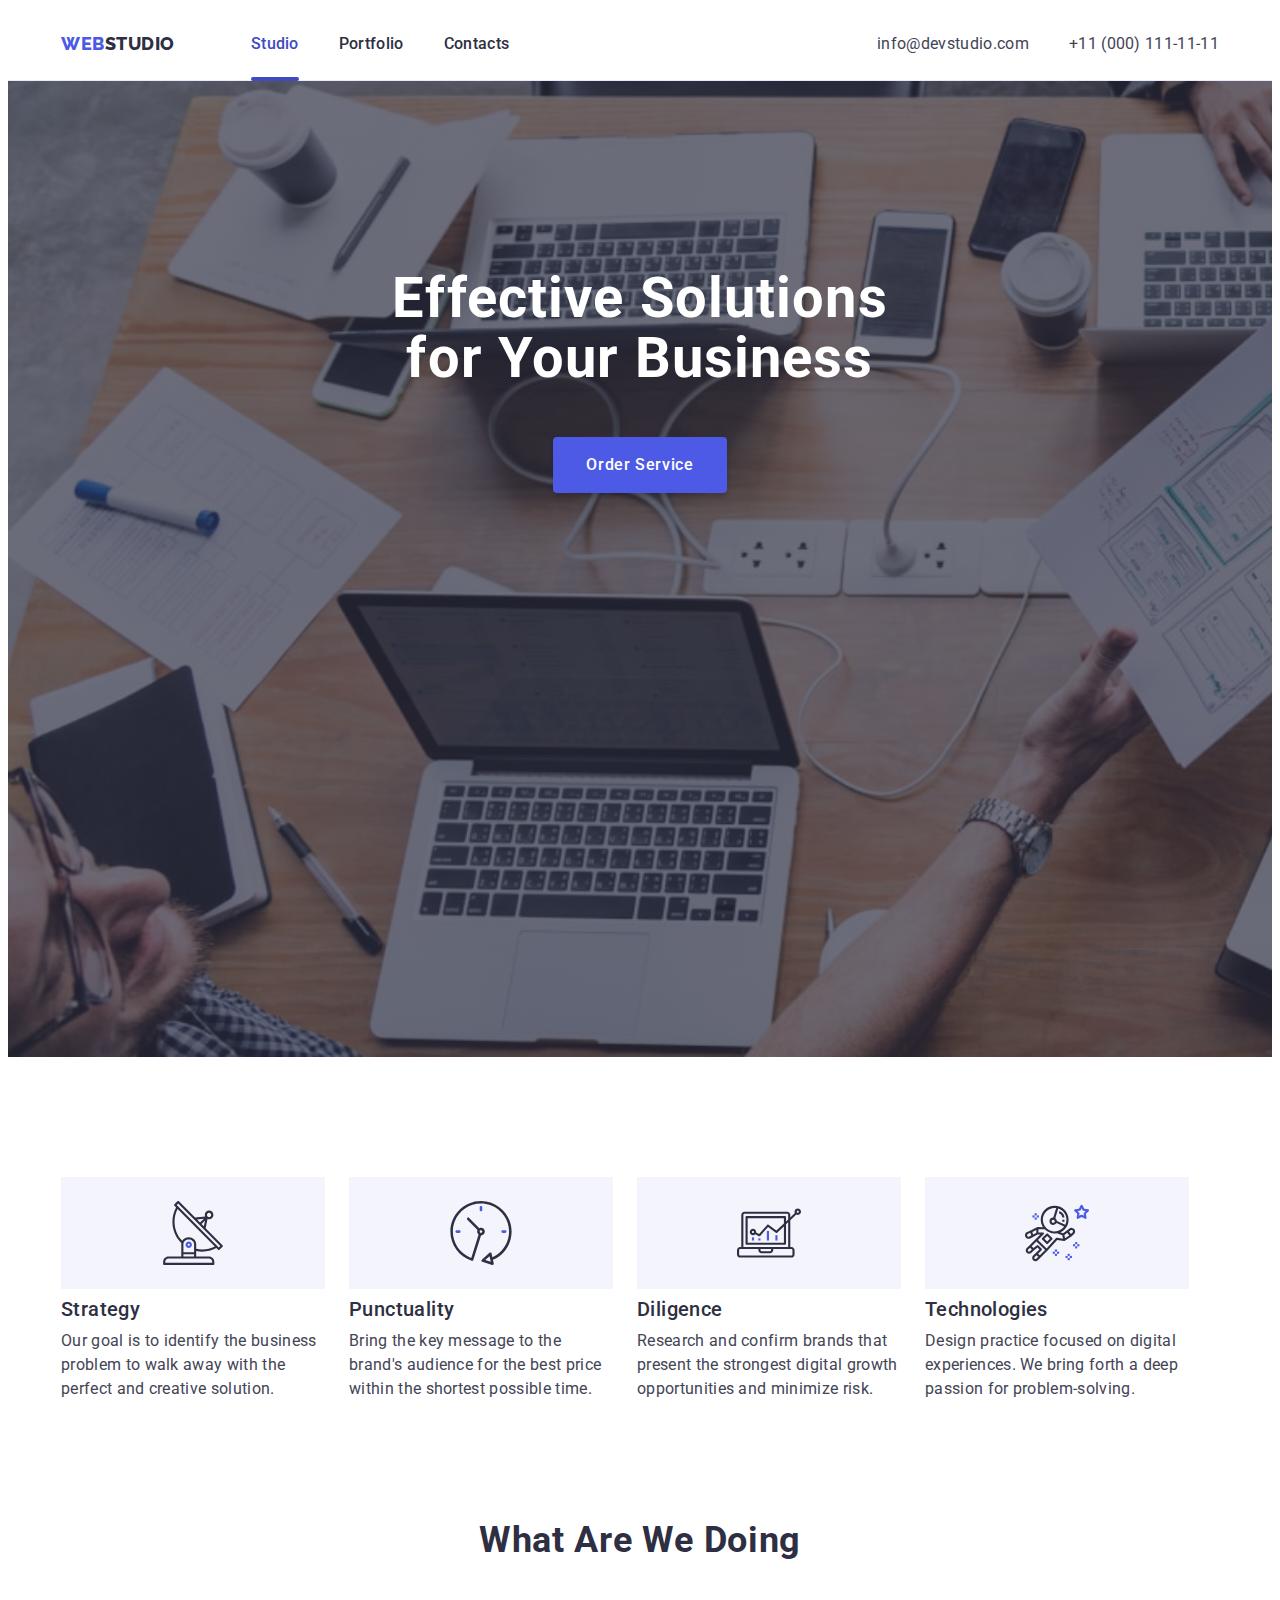
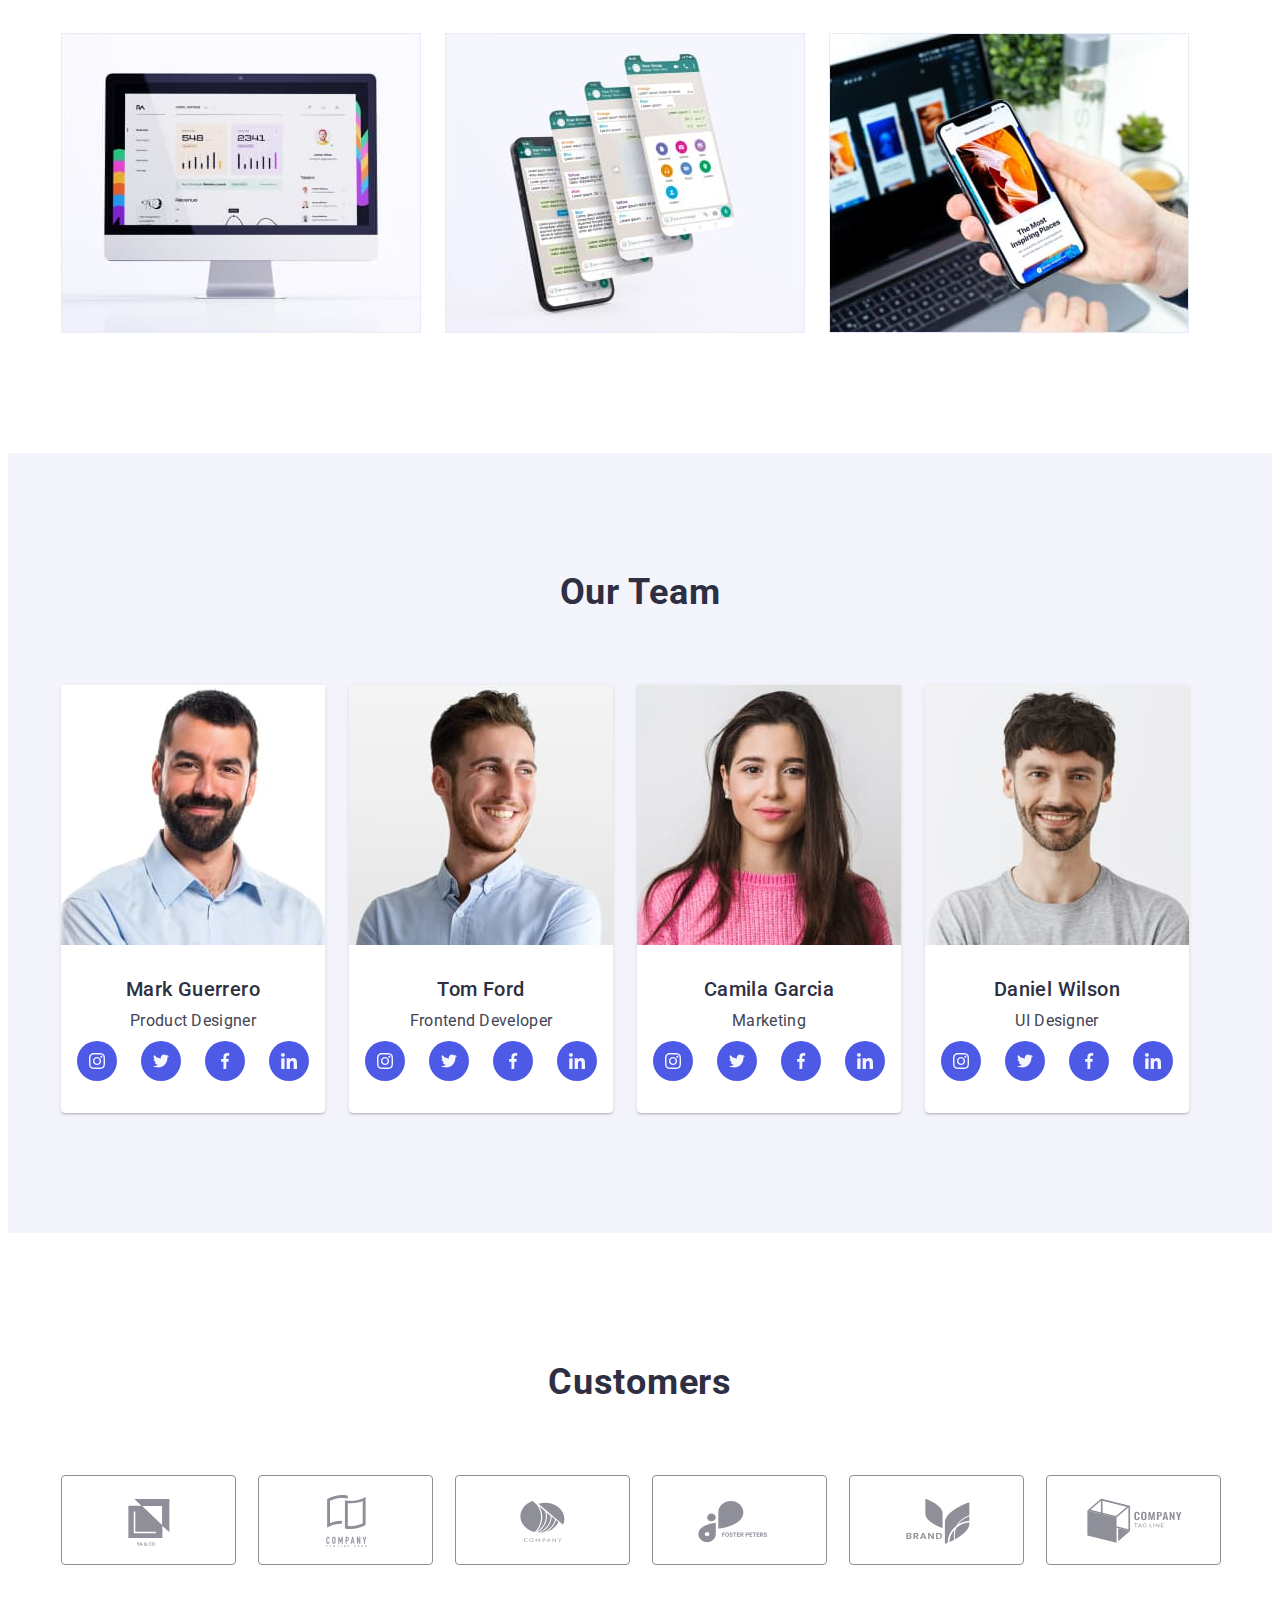
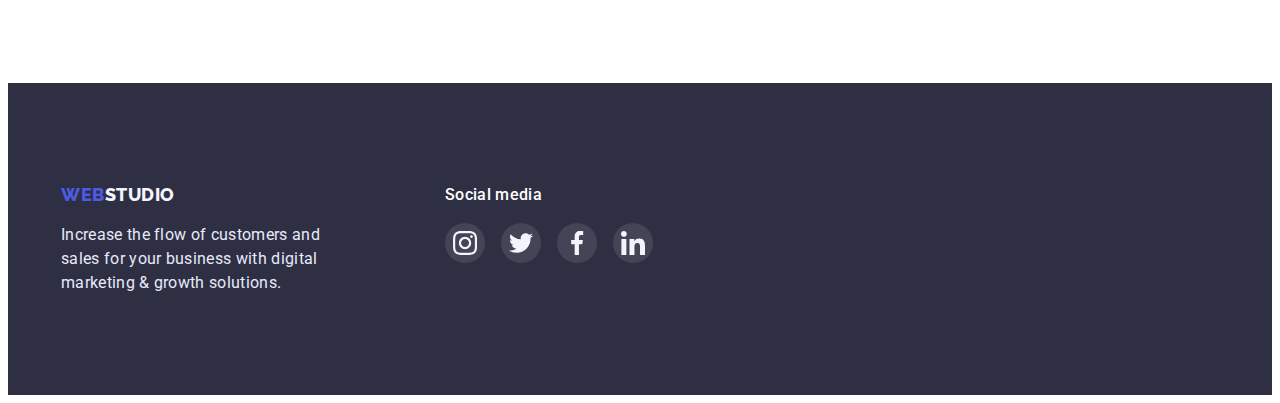
<file: index.html>
<!DOCTYPE html>
<html lang="en">
  <head>
    <meta charset="UTF-8" />
    <meta http-equiv="X-UA-Compatible" content="IE=edge" />
    <meta name="viewport" content="width=device-width, initial-scale=1.0" />
    <title>Studio</title>
    <link rel="preconnect" href="https://fonts.googleapis.com" />
    <link rel="preconnect" href="https://fonts.gstatic.com" crossorigin />
    <link
      href="https://fonts.googleapis.com/css2?family=Raleway:wght@800&family=Roboto:wght@400;500;700;900&display=swap"
      rel="stylesheet"
    />
    <link
      rel="stylesheet"
      href="https://cdnjs.cloudflare.com/ajax/libs/modern-normalize/1.1.0/modern-normalize.min.css"
      integrity="sha512-wpPYUAdjBVSE4KJnH1VR1HeZfpl1ub8YT/NKx4PuQ5NmX2tKuGu6U/JRp5y+Y8XG2tV+wKQpNHVUX03MfMFn9Q=="
      crossorigin="anonymous"
      referrerpolicy="no-referrer"
    />
    <link rel="stylesheet" href="./css/styles.css" />
  </head>
  <body>
    <!--Шапка сайту-->
    <header class="header">
      <!--Список меню-->
      <div class="container header-container">
        <nav class="header-navigation">
          <a class="header-logo logo" href="./index.html"
            >Web<span class="header-logo-text logo-text">Studio</span></a
          >
          <ul class="header-list list">
            <li class="header-item">
              <a class="header-link current" href="./index.html">Studio</a>
            </li>
            <li class="header-item">
              <a class="header-link" href="./portfolio.html">Portfolio</a>
            </li>
            <li class="header-item">
              <a class="header-link" href="">Contacts</a>
            </li>
          </ul>
        </nav>
        <!--Контакти-->
        <address class="address">
          <ul class="address-list list">
            <li class="address-item">
              <a class="address-mail link" href="mailto:info@devstudio.com"
                >info@devstudio.com</a
              >
            </li>
            <li class="address-item">
              <a class="address-tel link" href="tel:+110001111111"
                >+11 (000) 111-11-11</a
              >
            </li>
          </ul>
        </address>
      </div>
    </header>
    <!--Основна частина-->
    <main>
      <!--Секція №1-->
      <section class="hero">
        <div class="container">
          <h1 class="hero-title">Effective Solutions for Your Business</h1>
          <button class="hero-btn btn" type="button" data-modal-open>
            Order Service
          </button>
        </div>
      </section>
      <!--Секція №2-->
      <section class="about">
        <div class="container">
          <h2 class="visually-hidden">features</h2>
          <ul class="about-list list">
            <li class="about-item">
              <div class="about-block">
                <svg class="about-icon" width="64" height="64">
                  <use href="./images/icons.svg#icon-antenna"></use>
                </svg>
              </div>
              <h3 class="about-title">Strategy</h3>
              <p class="about-text">
                Our goal is to identify the business problem to walk away with
                the perfect and creative solution.
              </p>
            </li>
            <li class="about-item">
              <div class="about-block">
                <svg class="about-icon" width="64" height="64">
                  <use href="./images/icons.svg#icon-clock"></use>
                </svg>
              </div>
              <h3 class="about-title">Punctuality</h3>
              <p class="about-text">
                Bring the key message to the brand's audience for the best price
                within the shortest possible time.
              </p>
            </li>
            <li class="about-item">
              <div class="about-block">
                <svg class="about-icon" width="64" height="64">
                  <use href="./images/icons.svg#icon-diagram"></use>
                </svg>
              </div>
              <h3 class="about-title">Diligence</h3>
              <p class="about-text">
                Research and confirm brands that present the strongest digital
                growth opportunities and minimize risk.
              </p>
            </li>
            <li class="about-item">
              <div class="about-block">
                <svg class="about-icon" width="64" height="64">
                  <use href="./images/icons.svg#icon-astronaut"></use>
                </svg>
              </div>
              <h3 class="about-title">Technologies</h3>
              <p class="about-text">
                Design practice focused on digital experiences. We bring forth a
                deep passion for problem-solving.
              </p>
            </li>
          </ul>
        </div>
      </section>
      <!--Секція №3-->
      <section class="projects">
        <div class="container">
          <h2 class="projects-title title">What are we doing</h2>
          <ul class="projects-list list">
            <li class="projects-item">
              <img src="./images/img_1.jpg" alt="monitor" width="360" />
            </li>
            <li class="projects-item">
              <img src="./images/img_2.jpg" alt="messenger" width="360" />
            </li>
            <li class="projects-item">
              <img src="./images/img_3.jpg" alt="phone" width="360" />
            </li>
          </ul>
        </div>
      </section>
      <!--Секція №4-->
      <section class="team">
        <div class="container">
          <h2 class="team-title title">Our Team</h2>
          <ul class="team-list list">
            <li class="team-item">
              <img
                src="./images/img_4.jpg"
                alt="Product Designer"
                width="264"
              />
              <div class="team-card-content-wrapper">
                <h3 class="team-item-title">Mark Guerrero</h3>
                <p class="team-text">Product Designer</p>
                <ul class="social-list list">
                  <li class="social-item">
                    <a href="" class="social-link">
                      <svg class="social-icon" width="16" height="16">
                        <use href="./images/icons.svg#icon-instagram"></use>
                      </svg>
                    </a>
                  </li>
                  <li class="social-item">
                    <a href="" class="social-link">
                      <svg class="social-icon" width="16" height="16">
                        <use href="./images/icons.svg#icon-twitter"></use>
                      </svg>
                    </a>
                  </li>
                  <li class="social-item">
                    <a href="" class="social-link">
                      <svg class="social-icon" width="16" height="16">
                        <use href="./images/icons.svg#icon-facebook"></use>
                      </svg>
                    </a>
                  </li>
                  <li class="social-item">
                    <a href="" class="social-link">
                      <svg class="social-icon" width="16" height="16">
                        <use href="./images/icons.svg#icon-linkedin"></use>
                      </svg>
                    </a>
                  </li>
                </ul>
              </div>
            </li>
            <li class="team-item">
              <img
                src="./images/img_5.jpg"
                alt="Frontend Developer"
                width="264"
              />
              <div class="team-card-content-wrapper">
                <h3 class="team-item-title">Tom Ford</h3>
                <p class="team-text">Frontend Developer</p>
                <ul class="social-list list">
                  <li class="social-item">
                    <a href="" class="social-link">
                      <svg class="social-icon" width="16" height="16">
                        <use href="./images/icons.svg#icon-instagram"></use>
                      </svg>
                    </a>
                  </li>
                  <li class="social-item">
                    <a href="" class="social-link">
                      <svg class="social-icon" width="16" height="16">
                        <use href="./images/icons.svg#icon-twitter"></use>
                      </svg>
                    </a>
                  </li>
                  <li class="social-item">
                    <a href="" class="social-link">
                      <svg class="social-icon" width="16" height="16">
                        <use href="./images/icons.svg#icon-facebook"></use>
                      </svg>
                    </a>
                  </li>
                  <li class="social-item">
                    <a href="" class="social-link">
                      <svg class="social-icon" width="16" height="16">
                        <use href="./images/icons.svg#icon-linkedin"></use>
                      </svg>
                    </a>
                  </li>
                </ul>
              </div>
            </li>
            <li class="team-item">
              <img src="./images/img_6.jpg" alt="Marketing" width="264" />
              <div class="team-card-content-wrapper">
                <h3 class="team-item-title">Camila Garcia</h3>
                <p class="team-text">Marketing</p>
                <ul class="social-list list">
                  <li class="social-item">
                    <a href="" class="social-link">
                      <svg class="social-icon" width="16" height="16">
                        <use href="./images/icons.svg#icon-instagram"></use>
                      </svg>
                    </a>
                  </li>
                  <li class="social-item">
                    <a href="" class="social-link">
                      <svg class="social-icon" width="16" height="16">
                        <use href="./images/icons.svg#icon-twitter"></use>
                      </svg>
                    </a>
                  </li>
                  <li class="social-item">
                    <a href="" class="social-link">
                      <svg class="social-icon" width="16" height="16">
                        <use href="./images/icons.svg#icon-facebook"></use>
                      </svg>
                    </a>
                  </li>
                  <li class="social-item">
                    <a href="" class="social-link">
                      <svg class="social-icon" width="16" height="16">
                        <use href="./images/icons.svg#icon-linkedin"></use>
                      </svg>
                    </a>
                  </li>
                </ul>
              </div>
            </li>
            <li class="team-item">
              <img src="./images/img_7.jpg" alt="UI Designer" width="264" />
              <div class="team-card-content-wrapper">
                <h3 class="team-item-title">Daniel Wilson</h3>
                <p class="team-text">UI Designer</p>
                <ul class="social-list list">
                  <li class="social-item">
                    <a href="" class="social-link">
                      <svg class="social-icon" width="16" height="16">
                        <use href="./images/icons.svg#icon-instagram"></use>
                      </svg>
                    </a>
                  </li>
                  <li class="social-item">
                    <a href="" class="social-link">
                      <svg class="social-icon" width="16" height="16">
                        <use href="./images/icons.svg#icon-twitter"></use>
                      </svg>
                    </a>
                  </li>
                  <li class="social-item">
                    <a href="" class="social-link">
                      <svg class="social-icon" width="16" height="16">
                        <use href="./images/icons.svg#icon-facebook"></use>
                      </svg>
                    </a>
                  </li>
                  <li class="social-item">
                    <a href="" class="social-link">
                      <svg class="social-icon" width="16" height="16">
                        <use href="./images/icons.svg#icon-linkedin"></use>
                      </svg>
                    </a>
                  </li>
                </ul>
              </div>
            </li>
          </ul>
        </div>
      </section>
      <!--Секція №5-->
      <section class="customers">
        <div class="container">
          <h2 class="customers-title title">Customers</h2>
          <ul class="customers-list list">
            <li class="customers-item">
              <a class="customers-link link" href="">
                <svg class="customers-icon" width="104" height="56">
                  <use href="./images/icons.svg#icon-customers_1"></use>
                </svg>
              </a>
            </li>
            <li class="customers-item">
              <a class="customers-link link" href="">
                <svg class="customers-icon" width="104" height="56">
                  <use href="./images/icons.svg#icon-customers_2"></use>
                </svg>
              </a>
            </li>
            <li class="customers-item">
              <a class="customers-link link" href="">
                <svg class="customers-icon" width="104" height="56">
                  <use href="./images/icons.svg#icon-customers_3"></use>
                </svg>
              </a>
            </li>
            <li class="customers-item">
              <a class="customers-link link" href="">
                <svg class="customers-icon" width="104" height="56">
                  <use href="./images/icons.svg#icon-customers_4"></use>
                </svg>
              </a>
            </li>
            <li class="customers-item">
              <a class="customers-link link" href="">
                <svg class="customers-icon" width="104" height="56">
                  <use href="./images/icons.svg#icon-customers_5"></use>
                </svg>
              </a>
            </li>
            <li class="customers-item">
              <a class="customers-link link" href="">
                <svg class="customers-icon" width="104" height="56">
                  <use href="./images/icons.svg#icon-customers_6"></use>
                </svg>
              </a>
            </li>
          </ul>
        </div>
      </section>
    </main>
    <footer class="footer">
      <div class="footer-container container">
        <div class="footer-container-logo">
          <a class="footer-logo logo" href="./index.html"
            >Web<span class="footer-logo-text logo-text">Studio</span></a
          >
          <p class="footer-text">
            Increase the flow of customers and sales for your business with
            digital marketing & growth solutions.
          </p>
        </div>
        <div class="footer-social">
          <p class="footer-social-text">Social media</p>
          <ul class="footer-social-list list">
            <li class="footer-social-item">
              <a href="" class="footer-social-link">
                <svg class="footer-social-icon" width="24" height="24">
                  <use href="./images/icons.svg#icon-instagram"></use>
                </svg>
              </a>
            </li>
            <li class="footer-social-item">
              <a href="" class="footer-social-link">
                <svg class="footer-social-icon" width="24" height="24">
                  <use href="./images/icons.svg#icon-twitter"></use>
                </svg>
              </a>
            </li>
            <li class="footer-social-item">
              <a href="" class="footer-social-link">
                <svg class="footer-social-icon" width="24" height="24">
                  <use href="./images/icons.svg#icon-facebook"></use>
                </svg>
              </a>
            </li>
            <li class="footer-social-item">
              <a href="" class="footer-social-link">
                <svg class="footer-social-icon" width="24" height="24">
                  <use href="./images/icons.svg#icon-linkedin"></use>
                </svg>
              </a>
            </li>
          </ul>
        </div>
      </div>
    </footer>
    <div class="backdrop is-hidden" data-modal>
      <div class="modal">
        <button type="button" class="modal-close-btn" data-modal-close>
          <svg class="modal-close-btn-icon" width="8" height="8">
            <use href="./images/icons.svg#icon-close-modal"></use>
          </svg>
        </button>
      </div>
    </div>
    <script src="./js/modal.js"></script>
  </body>
</html>
</file>
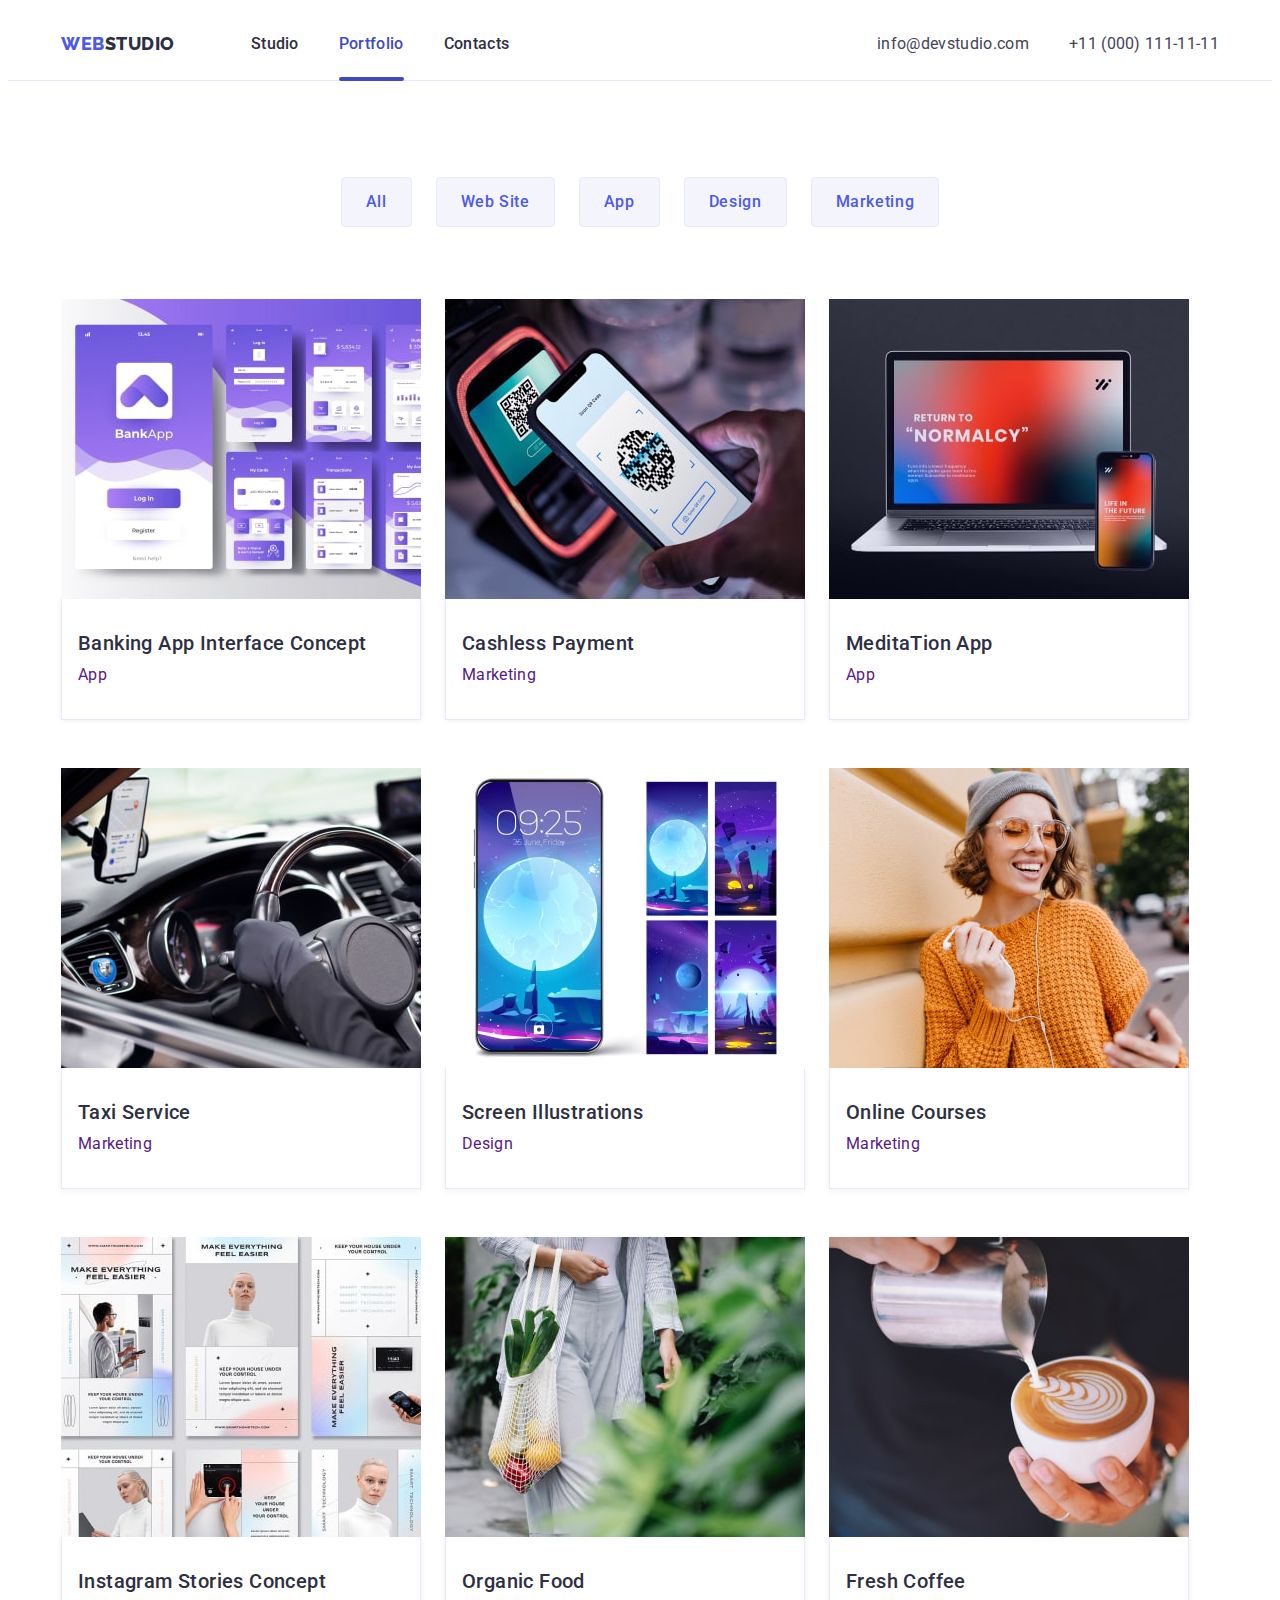
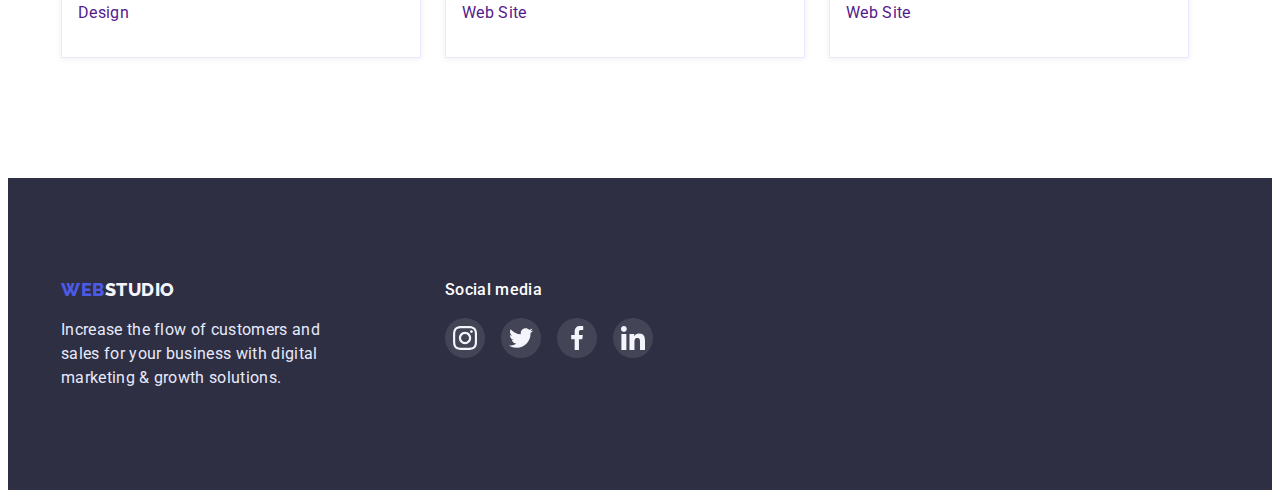
<file: portfolio.html>
<!DOCTYPE html>
<html lang="en">
  <head>
    <meta charset="UTF-8" />
    <meta http-equiv="X-UA-Compatible" content="IE=edge" />
    <meta name="viewport" content="width=device-width, initial-scale=1.0" />
    <title>Studio</title>
    <link rel="preconnect" href="https://fonts.googleapis.com" />
    <link rel="preconnect" href="https://fonts.gstatic.com" crossorigin />
    <link
      href="https://fonts.googleapis.com/css2?family=Raleway:wght@800&family=Roboto:wght@400;500;700;900&display=swap"
      rel="stylesheet"
    />
    <link
      rel="stylesheet"
      href="https://cdnjs.cloudflare.com/ajax/libs/modern-normalize/1.1.0/modern-normalize.min.css"
      integrity="sha512-wpPYUAdjBVSE4KJnH1VR1HeZfpl1ub8YT/NKx4PuQ5NmX2tKuGu6U/JRp5y+Y8XG2tV+wKQpNHVUX03MfMFn9Q=="
      crossorigin="anonymous"
      referrerpolicy="no-referrer"
    />
    <link rel="stylesheet" href="./css/styles.css" />
  </head>
  <body>
    <!--Шапка сайту-->
    <header class="header">
      <!--Список меню-->
      <div class="container header-container">
        <nav class="header-navigation">
          <a class="header-logo logo" href="./index.html"
            >Web<span class="header-logo-text logo-text">Studio</span></a
          >
          <ul class="header-list list">
            <li class="header-item">
              <a class="header-link" href="./index.html">Studio</a>
            </li>
            <li class="header-item">
              <a class="header-link current" href="./portfolio.html"
                >Portfolio</a
              >
            </li>
            <li class="header-item">
              <a class="header-link" href="">Contacts</a>
            </li>
          </ul>
        </nav>
        <!--Контакти-->
        <address class="address">
          <ul class="address-list list">
            <li class="address-item">
              <a class="address-mail link" href="mailto:info@devstudio.com"
                >info@devstudio.com</a
              >
            </li>
            <li class="address-item">
              <a class="address-tel link" href="tel:+110001111111"
                >+11 (000) 111-11-11</a
              >
            </li>
          </ul>
        </address>
      </div>
    </header>
    <!--Основна частина-->
    <main>
      <section class="examples">
        <div class="container">
          <h1 class="visually-hidden">Examples of works</h1>
          <ul class="examples-list list">
            <li class="examples-item">
              <button class="examples-btn btn" type="button">All</button>
            </li>
            <li class="examples-item">
              <button class="examples-btn btn" type="button">Web Site</button>
            </li>
            <li class="examples-item">
              <button class="examples-btn btn" type="button">App</button>
            </li>
            <li class="examples-item">
              <button class="examples-btn btn" type="button">Design</button>
            </li>
            <li class="examples-item">
              <button class="examples-btn btn" type="button">Marketing</button>
            </li>
          </ul>
          <ul class="galery-list list">
            <li class="galery-item">
              <a class="galery-link link" href="">
                <div class="galery-img-wrapper">
                  <img
                    src="./images/portfolio1.jpg"
                    alt="gallery"
                    width="360"
                  />
                  <p class="galery-overlay">
                    14 Stylish and User-Friendly App Design Concepts · Task
                    Manager App · Calorie Tracker App · Exotic Fruit Ecommerce
                    App · Cloud Storage App
                  </p>
                </div>
                <div class="galery-card-content-wrapper">
                  <h2 class="galery-title">Banking App Interface Concept</h2>
                  <p class="galery-text">App</p>
                </div>
              </a>
            </li>
            <li class="galery-item">
              <a class="galery-link link" href="">
                <div class="galery-img-wrapper">
                  <img
                    src="./images/portfolio2.jpg"
                    alt="gallery"
                    width="360"
                  />
                  <p class="galery-overlay">
                    14 Stylish and User-Friendly App Design Concepts · Task
                    Manager App · Calorie Tracker App · Exotic Fruit Ecommerce
                    App · Cloud Storage App
                  </p>
                </div>
                <div class="galery-card-content-wrapper">
                  <h2 class="galery-title">Cashless Payment</h2>
                  <p class="galery-text">Marketing</p>
                </div>
              </a>
            </li>
            <li class="galery-item">
              <a class="galery-link link" href="">
                <div class="galery-img-wrapper">
                  <img
                    src="./images/portfolio3.jpg"
                    alt="gallery"
                    width="360"
                  />
                  <p class="galery-overlay">
                    14 Stylish and User-Friendly App Design Concepts · Task
                    Manager App · Calorie Tracker App · Exotic Fruit Ecommerce
                    App · Cloud Storage App
                  </p>
                </div>
                <div class="galery-card-content-wrapper">
                  <h2 class="galery-title">MeditaTion App</h2>
                  <p class="galery-text">App</p>
                </div>
              </a>
            </li>
            <li class="galery-item">
              <a class="galery-link link" href="">
                <div class="galery-img-wrapper">
                  <img
                    src="./images/portfolio4.jpg"
                    alt="gallery"
                    width="360"
                  />
                  <p class="galery-overlay">
                    14 Stylish and User-Friendly App Design Concepts · Task
                    Manager App · Calorie Tracker App · Exotic Fruit Ecommerce
                    App · Cloud Storage App
                  </p>
                </div>
                <div class="galery-card-content-wrapper">
                  <h2 class="galery-title">Taxi Service</h2>
                  <p class="galery-text">Marketing</p>
                </div>
              </a>
            </li>
            <li class="galery-item">
              <a class="galery-link link" href="">
                <div class="galery-img-wrapper">
                  <img
                    src="./images/portfolio5.jpg"
                    alt="gallery"
                    width="360"
                  />
                  <p class="galery-overlay">
                    14 Stylish and User-Friendly App Design Concepts · Task
                    Manager App · Calorie Tracker App · Exotic Fruit Ecommerce
                    App · Cloud Storage App
                  </p>
                </div>
                <div class="galery-card-content-wrapper">
                  <h2 class="galery-title">Screen Illustrations</h2>
                  <p class="galery-text">Design</p>
                </div>
              </a>
            </li>
            <li class="galery-item">
              <a class="galery-link link" href="">
                <div class="galery-img-wrapper">
                  <img
                    src="./images/portfolio6.jpg"
                    alt="gallery"
                    width="360"
                  />
                  <p class="galery-overlay">
                    14 Stylish and User-Friendly App Design Concepts · Task
                    Manager App · Calorie Tracker App · Exotic Fruit Ecommerce
                    App · Cloud Storage App
                  </p>
                </div>
                <div class="galery-card-content-wrapper">
                  <h2 class="galery-title">Online Courses</h2>
                  <p class="galery-text">Marketing</p>
                </div>
              </a>
            </li>
            <li class="galery-item">
              <a class="galery-link link" href="">
                <div class="galery-img-wrapper">
                  <img
                    src="./images/portfolio7.jpg"
                    alt="gallery"
                    width="360"
                  />
                  <p class="galery-overlay">
                    14 Stylish and User-Friendly App Design Concepts · Task
                    Manager App · Calorie Tracker App · Exotic Fruit Ecommerce
                    App · Cloud Storage App
                  </p>
                </div>
                <div class="galery-card-content-wrapper">
                  <h2 class="galery-title">Instagram Stories Concept</h2>
                  <p class="galery-text">Design</p>
                </div>
              </a>
            </li>
            <li class="galery-item">
              <a class="galery-link link" href="">
                <div class="galery-img-wrapper">
                  <img
                    src="./images/portfolio8.jpg"
                    alt="gallery"
                    width="360"
                  />
                  <p class="galery-overlay">
                    14 Stylish and User-Friendly App Design Concepts · Task
                    Manager App · Calorie Tracker App · Exotic Fruit Ecommerce
                    App · Cloud Storage App
                  </p>
                </div>
                <div class="galery-card-content-wrapper">
                  <h2 class="galery-title">Organic Food</h2>
                  <p class="galery-text">Web Site</p>
                </div>
              </a>
            </li>
            <li class="galery-item">
              <a class="galery-link link" href="">
                <div class="galery-img-wrapper">
                  <img
                    src="./images/portfolio9.jpg"
                    alt="gallery"
                    width="360"
                  />
                  <p class="galery-overlay">
                    14 Stylish and User-Friendly App Design Concepts · Task
                    Manager App · Calorie Tracker App · Exotic Fruit Ecommerce
                    App · Cloud Storage App
                  </p>
                </div>
                <div class="galery-card-content-wrapper">
                  <h2 class="galery-title">Fresh Coffee</h2>
                  <p class="galery-text">Web Site</p>
                </div>
              </a>
            </li>
          </ul>
        </div>
      </section>
    </main>
    <footer class="footer">
      <div class="footer-container container">
        <div class="footer-container-logo">
          <a class="footer-logo logo" href="./index.html"
            >Web<span class="footer-logo-text logo-text">Studio</span></a
          >
          <p class="footer-text">
            Increase the flow of customers and sales for your business with
            digital marketing & growth solutions.
          </p>
        </div>
        <div class="footer-social">
          <p class="footer-social-text">Social media</p>
          <ul class="footer-social-list list">
            <li class="footer-social-item">
              <a href="" class="footer-social-link">
                <svg class="footer-social-icon" width="24" height="24">
                  <use href="./images/icons.svg#icon-instagram"></use>
                </svg>
              </a>
            </li>
            <li class="footer-social-item">
              <a href="" class="footer-social-link">
                <svg class="footer-social-icon" width="24" height="24">
                  <use href="./images/icons.svg#icon-twitter"></use>
                </svg>
              </a>
            </li>
            <li class="footer-social-item">
              <a href="" class="footer-social-link">
                <svg class="footer-social-icon" width="24" height="24">
                  <use href="./images/icons.svg#icon-facebook"></use>
                </svg>
              </a>
            </li>
            <li class="footer-social-item">
              <a href="" class="footer-social-link">
                <svg class="footer-social-icon" width="24" height="24">
                  <use href="./images/icons.svg#icon-linkedin"></use>
                </svg>
              </a>
            </li>
          </ul>
        </div>
      </div>
    </footer>
  </body>
</html>
</file>
<file: css/styles.css>
:root {
  --primary-text-color: rgba(67, 68, 85, 1);
  --title-text-color: rgba(46, 47, 66, 1);
  --active-color: #404bbf;
  --logo-color: #4d5ae5;
  --logo-text-color: #f4f4fd;
  --hover-color: #404bbf;
  --main-btn-color: #4d5ae5;
  --background-main-btn-color: #f4f4fd;
  --background-second-btn-color: #4d5ae5;
  --hero-color: #ffffff;
  --background-team-color: #f4f4fd;
  --hover-main-btn-color: #ffffff;
  --footer-text-color: #e7e9fc;
  --border-color: #e7e9fc;
  --background-primary-section-color: rgba(46, 47, 66, 1);
  --transition-duration-and-funk: 250ms cubic-bezier(0.4, 0, 0.2, 1);
}

p,
h1,
h2,
h3,
h4,
h5,
h6 {
  margin: 0;
}

ul {
  margin: 0;
  padding-left: 0;
}

img {
  display: block;
  min-width: 100%;
  height: auto;
}

body {
  font-family: 'Roboto', sans-serif;
  color: var(--primary-text-color);
}
.container {
  width: 100%;
  max-width: 1158px;
  padding-left: 15px;
  padding-right: 15px;
  margin: 0 auto;
}

.link {
  text-decoration: none;
}

.list {
  list-style: none;
  display: flex;
}
.btn {
  font-family: inherit;
  font-weight: 500;
  font-size: 16px;
  line-height: 1.5;
  letter-spacing: 0.04em;
  cursor: pointer;
}
.title {
  font-weight: 700;
  font-size: 36px;
  line-height: 1.11;
  text-align: center;
  letter-spacing: 0.02em;
  text-transform: capitalize;
  color: var(--title-text-color);
}
.logo {
  font-family: 'Raleway', sans-serif;
  font-weight: 800;
  font-size: 18px;
  line-height: 1.33;
  letter-spacing: 0.03em;
  text-transform: uppercase;
  text-decoration: none;
  color: var(--logo-color);
}
.logo-text {
  color: var(--title-text-color);
}
.visually-hidden {
  position: absolute;
  white-space: nowrap;
  width: 1px;
  height: 1px;
  overflow: hidden;
  border: 0;
  padding: 0;
  clip: rect(0 0 0 0);
  clip-path: inset(50%);
  margin: -1px;
}
.header-link:hover,
.header-link:focus,
.header-link:active,
.header-link.current {
  color: var(--active-color);
}
.current {
  position: relative;
  padding-bottom: 24px;
}
.current::after {
  /* display: block; */
  position: absolute;
  left: 0;
  bottom: -4px;
  content: '';
  width: 100%;
  height: 4px;
  background-color: var(--hover-color);
  pointer-events: none;
  border-radius: 2px;
}
/*------------------- HEADER----------------- */

.header {
  padding-top: 24px;
  padding-bottom: 24px;
  border-bottom: 1px solid var(--border-color);
}
.header-container {
  display: flex;
}
.header-navigation {
  display: flex;
}
.header-logo {
  margin-right: 76px;
}
.header-logo-text {
}
.header-list {
}
.header-item {
}
.header-item:not(:last-child) {
  margin-right: 40px;
}
.header-link {
  font-weight: 500;
  font-size: 16px;
  line-height: 1.5;
  letter-spacing: 0.02em;
  color: var(--title-text-color);
  text-decoration: none;
  transition: color var(--transition-duration-and-funk),
    background-color var(--transition-duration-and-funk);
}

.header-link:is(:hover, :focus) {
  color: var(--hover-color);
}
.address {
  margin-left: auto;
}
.address-list {
}
.address-item {
  font-style: normal;
  font-size: 16px;
  line-height: 1.5;
  letter-spacing: 0.02em;
}
.address-mail {
  color: var(--primary-text-color);
  margin-right: 40px;
  transition: color var(--transition-duration-and-funk);
}
.address-mail:is(:hover, :focus) {
  color: var(--hover-color);
}
.address-tel {
  color: var(--primary-text-color);
}

/*------------------- HERO----------------- */
.hero {
  text-align: center;
  background-color: var(--background-primary-section-color);
  padding-top: 188px;
  padding-bottom: 188px;
  background-image: linear-gradient(
      rgba(46, 47, 66, 0.7),
      rgba(46, 47, 66, 0.7)
    ),
    url(../images/people-office.jpg);
  background-size: cover;
  max-width: 1440px;
  height: 600px;
  margin-left: auto;
  margin-right: auto;
}
.hero-title {
  width: 496px;
  margin: 0 auto 48px;
  font-weight: 700;
  font-size: 56px;
  line-height: 1.07;
  text-align: center;
  letter-spacing: 0.02em;
  color: var(--hero-color);
}
.hero-btn {
  color: var(--hero-color);
  background: var(--background-second-btn-color);
  box-shadow: 0px 4px 4px rgba(0, 0, 0, 0.15);
  border-radius: 4px;
  border: none;
  width: 174px;
  padding: 16px 32px;
  margin-top: 0;
  transition: background var(--transition-duration-and-funk);
}
.hero-btn:is(:hover, :focus) {
  background: var(--hover-color);
}

/*------------------- ABOUT----------------- */
.about {
  padding-top: 120px;
  padding-bottom: 120px;
}
.about-list {
}
.about-item {
}
.about-item:not(:last-child) {
  margin-right: 24px;
}
.about-block {
  display: flex;
  justify-content: center;
  align-items: center;
  width: 264px;
  height: 112px;
  background-color: #f4f4fd;
  margin-bottom: 8px;
}
.about-icon {
}
.about-title {
  font-weight: 500;
  font-size: 20px;
  line-height: 1.2;
  letter-spacing: 0.02em;
  color: var(--title-text-color);
  margin-bottom: 8px;
}
.about-text {
  width: 264px;
  line-height: 1.5;
  letter-spacing: 0.02em;
}
/*------------------- PROJECTS----------------- */
.projects {
  padding-bottom: 120px;
}
.projects-title {
  margin-bottom: 72px;
}
.projects-list {
}
.projects-item:not(:last-child) {
  margin-right: 24px;
}
.projects-item {
}
/*------------------- TEAM----------------- */
.team {
  padding-top: 120px;
  padding-bottom: 120px;
  background: var(--background-team-color);
}
.team-title {
  margin-bottom: 72px;
}
.team-list {
  flex-direction: row;
  justify-content: flex-start;
  flex-wrap: wrap;
  column-gap: 24px;
}

.team-item {
  background: #ffffff;
  box-shadow: 0px 1px 6px rgba(46, 47, 66, 0.08),
    0px 1px 1px rgba(46, 47, 66, 0.16), 0px 2px 1px rgba(46, 47, 66, 0.08);
  border-radius: 0px 0px 4px 4px;
}
.team-card-content-wrapper {
  padding-top: 32px;
  padding-bottom: 32px;
}
.team-item-title {
  font-weight: 500;
  font-size: 20px;
  line-height: 1.2;
  letter-spacing: 0.02em;
  text-align: center;
  color: var(--title-text-color);
  margin-bottom: 8px;
}
.team-text {
  line-height: 1.5;
  text-align: center;
  letter-spacing: 0.02em;
  margin-bottom: 8px;
}
.social-list {
  display: flex;
  justify-content: center;
  gap: 24px;
}
.social-link {
  display: flex;
  justify-content: center;
  align-items: center;
  width: 40px;
  height: 40px;
  border-radius: 50%;
  background-color: #4d5ae5;
  transition: background var(--transition-duration-and-funk);
}
.social-link:hover,
.social-link:focus {
  background-color: #404bbf;
}
/*------------------- CUSTOMERS----------------- */
.customers {
  padding-top: 130px;
  padding-bottom: 120px;
}
.customers-title {
  font-weight: 700;
  font-size: 36px;
  line-height: 1.11;
  text-align: center;
  letter-spacing: 0.02em;
  margin-bottom: 72px;
}
.customers-list {
  display: flex;
  gap: 24px;
}
.customers-item {
  width: calc((100% - 120px) / 6);
  height: 88px;
}
.customers-link {
  width: 100%;
  height: 100%;
  border: 1px solid #8e8f99;
  border-radius: 4px;
  display: flex;
  align-items: center;
  justify-content: center;
  color: #8e8f99;
  transition: color var(--transition-duration-and-funk);
}
.customers-icon {
  fill: currentColor;
}
.customers-link:is(:hover, :focus) {
  border-color: #404bbf;
  color: #404bbf;
}

/*------------------- FOOTER----------------- */
.footer {
  background-color: var(--background-primary-section-color);
  padding-top: 100px;
  padding-bottom: 100px;
  display: flex;
  justify-content: flex-start;
}
.footer-container {
  display: flex;
}
.footer-container-logo {
}

.footer-logo {
}
.footer-logo-text {
  color: var(--logo-text-color);
}
.footer-text {
  margin-top: 16px;
  width: 264px;
  line-height: 1.5;
  letter-spacing: 0.02em;
  color: var(--footer-text-color);
}

.footer-social {
  margin-left: 120px;
}
.footer-social-text {
  font-weight: 500;
  font-size: 16px;
  line-height: 1.5;
  letter-spacing: 0.02em;
  color: #ffffff;
}
.footer-social-list {
  display: flex;
  margin-top: 16px;
  gap: 16px;
}
.footer-social-link {
  display: flex;
  justify-content: center;
  align-items: center;
  width: 40px;
  height: 40px;
  border-radius: 50%;
  background-color: rgba(255, 255, 255, 0.1);
  transition: background var(--transition-duration-and-funk);
}
.footer-social-link:hover,
.footer-social-link:focus {
  background-color: #31d0aa;
}

.footer-social-item {
}
.footer-social-icon {
}
/*------------------- EXAMPLES and GALLERY----------------- */
.examples {
  padding-top: 96px;
  padding-bottom: 120px;
}
.examples-list {
  justify-content: center;
  margin-bottom: 72px;
}
.examples-item {
}
.examples-item:not(:last-child) {
  margin-right: 24px;
}
.examples-btn {
  color: var(--main-btn-color);
  background: var(--background-main-btn-color);
  border: 1px solid var(--border-color);
  border-radius: 4px;
  padding: 12px 24px;
  transition: box-shadow var(--transition-duration-and-funk),
    color var(--transition-duration-and-funk),
    background var(--transition-duration-and-funk);
}

.examples-btn:is(:hover, :focus) {
  color: var(--hover-main-btn-color);
  background: var(--hover-color);
  box-shadow: 0px 3px 1px rgba(0, 0, 0, 0.1), 0px 2px 1px rgba(0, 0, 0, 0.08),
    0px 2px 2px rgba(0, 0, 0, 0.12);
}
.galery-list {
  flex-direction: row;
  justify-content: flex-start;
  flex-wrap: wrap;
  row-gap: 48px;
  column-gap: 24px;
}
.galery-item {
  transition: box-shadow var(--transition-duration-and-funk);
}

.galery-item:is(:hover, :focus) {
  box-shadow: 0px 3px 1px rgba(0, 0, 0, 0.1), 0px 2px 1px rgba(0, 0, 0, 0.08),
    0px 2px 2px rgba(0, 0, 0, 0.12);
}
.galery-link {
  display: block;
}
.galery-link:hover .galery-overlay,
.galery-link:focus .galery-overlay {
  transform: translate(0, 0);
}
.galery-img-wrapper {
  position: relative;
  overflow: hidden;
}
.galery-overlay {
  position: absolute;
  left: 0;
  top: 0;
  width: 100%;
  height: 100%;
  transform: translate(0, 100%);
  transition: transform var(--transition-duration-and-funk);
  line-height: 1.5;
  color: #f4f4fd;
  padding-top: 40px;
  padding-right: 32px;
  padding-bottom: 164px;
  padding-left: 32px;
  background-color: #4d5ae5;
}
.galery-card-content-wrapper {
  border: 1px solid var(--border-color);
  box-shadow: 0px 1px 6px rgba(46, 47, 66, 0.08);
  border-top: none;
  padding-top: 32px;
  padding-bottom: 32px;
  padding-left: 16px;
}
.galery-title {
  font-weight: 500;
  font-size: 20px;
  line-height: 1.2;
  letter-spacing: 0.02em;
  margin-bottom: 8px;
  color: var(--title-text-color);
}
.galery-text {
  line-height: 1.5;
  letter-spacing: 0.02em;
}
/*------------------- MODAL WINDOW----------------- */
.backdrop {
  position: fixed;
  top: 0;
  left: 0;
  z-index: 100;
  width: 100%;
  height: 100%;
  background-color: rgba(46, 47, 66, 0.4);
  transition: opacity var(--transition-duration-and-funk),
    visibility var(--transition-duration-and-funk),
    pointer-events var(--transition-duration-and-funk);
}
.backdrop.is-hidden {
  opacity: 0;
  visibility: hidden;
  pointer-events: none;
}
.is-hidden .modal {
  transform: translate(-50%, -50%) scale(0);
}
.modal {
  position: absolute;
  top: 50%;
  left: 50%;
  transform: translate(-50%, -50%) scale(100%);
  transition: transform var(--transition-duration-and-funk);
  width: 408px;
  height: 576px;
  background-color: #fcfcfc;
}
.modal-close-btn {
  position: absolute;
  top: 24px;
  right: 24px;
  display: flex;
  justify-content: center;
  align-items: center;
  width: 24px;
  height: 24px;
  background-color: transparent;
  border: 1px solid rgba(0, 0, 0, 0.1);
  padding: 0;
  border-radius: 50%;
  background-color: #e7e9fc;
  transition: border-color var(--transition-duration-and-funk),
    background-color var(--transition-duration-and-funk);
}
.modal-close-btn:hover,
.modal-close-btn:focus {
  border-color: var(--hover-main-btn-color);
  background-color: var(--active-color);
}
.modal-close-btn-icon {
  transition: fill var(--transition-duration-and-funk);
}
.modal-close-btn:hover .modal-close-btn-icon,
.modal-close-btn:focus .modal-close-btn-icon {
  fill: var(--hover-main-btn-color);
}
</file>
